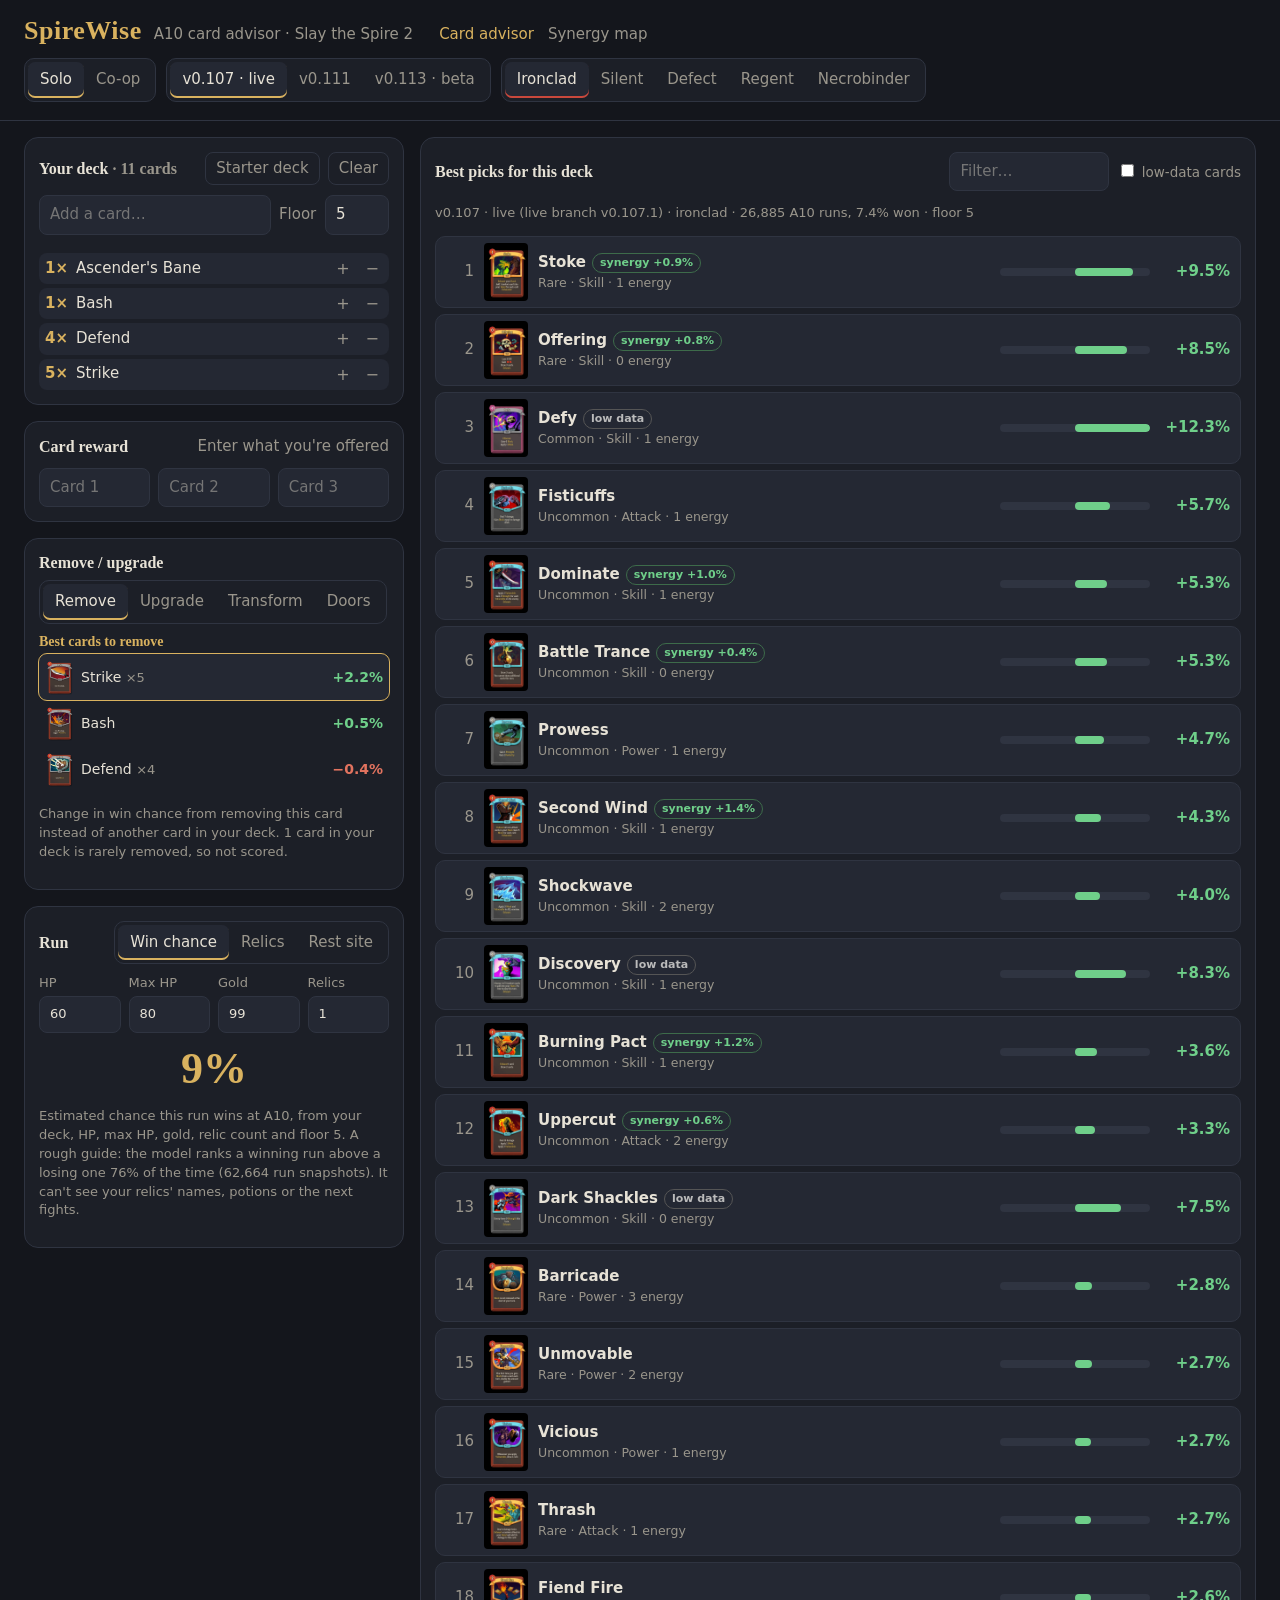
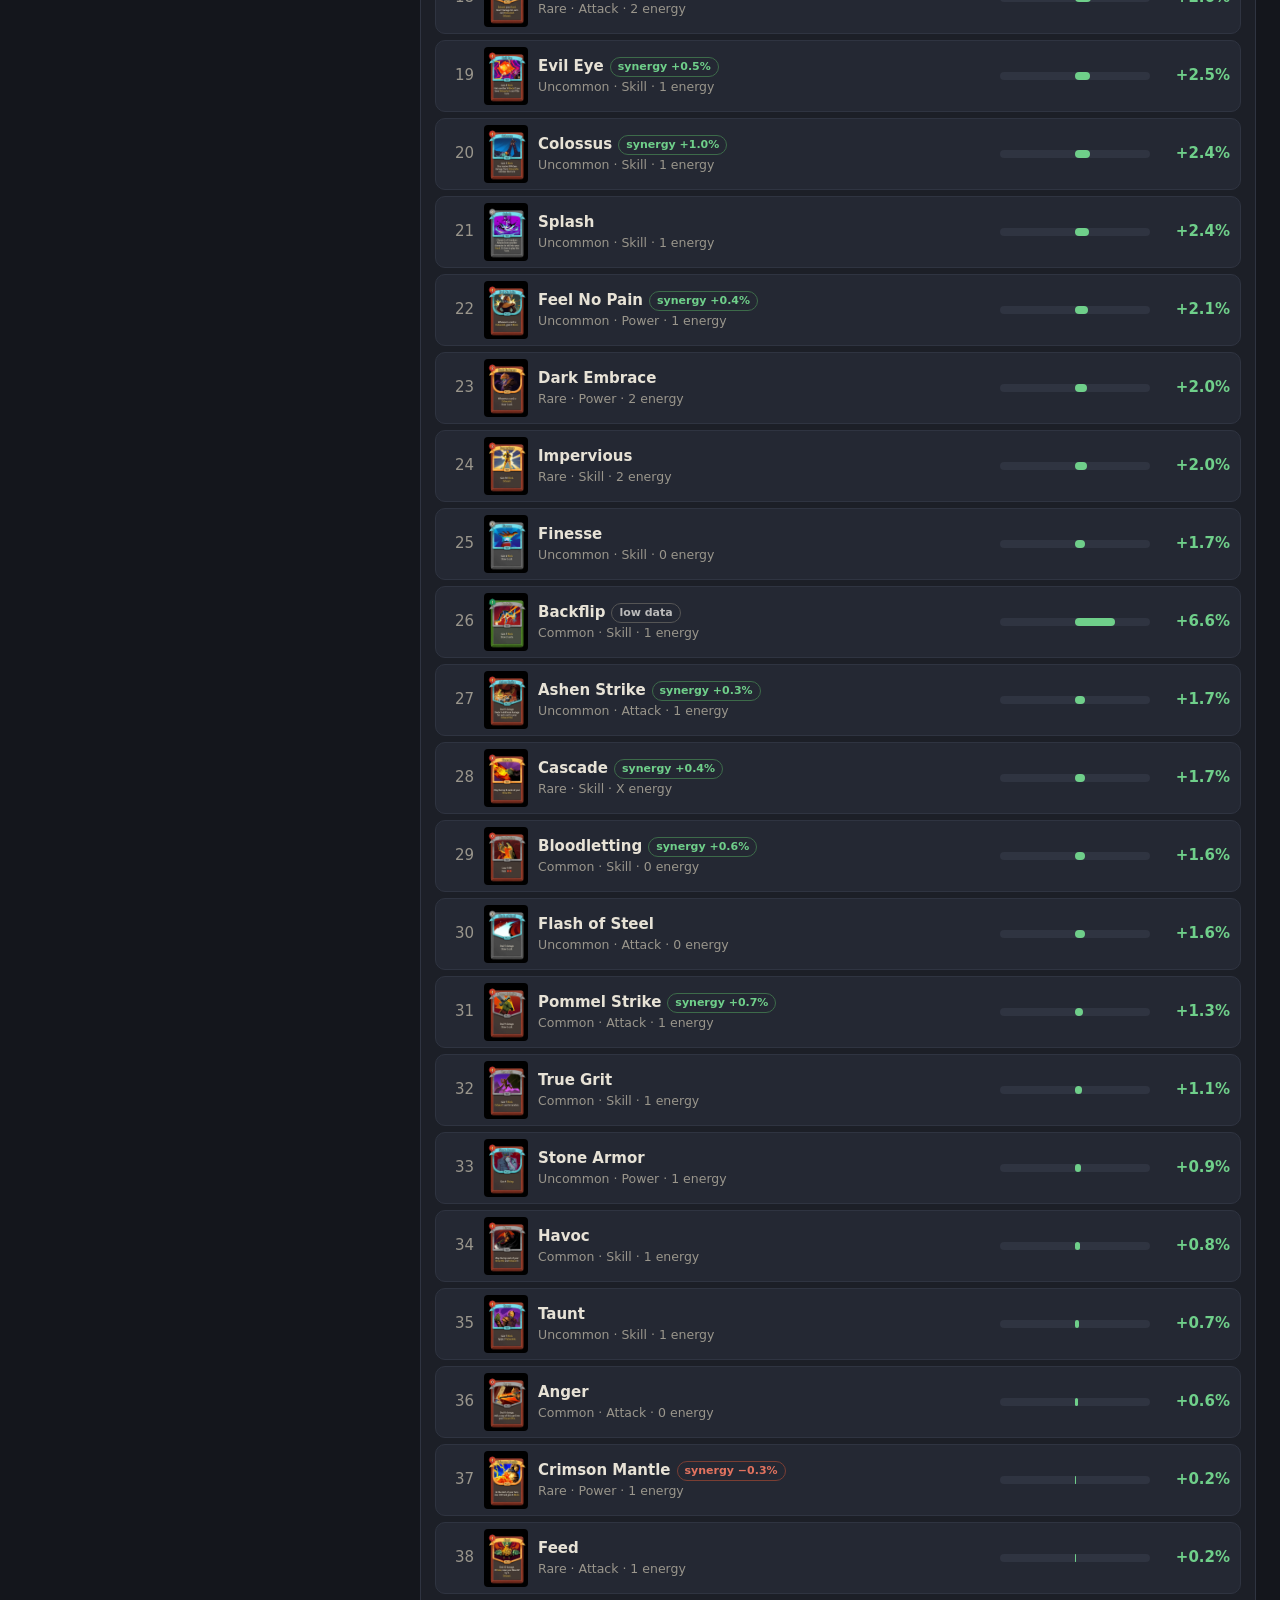
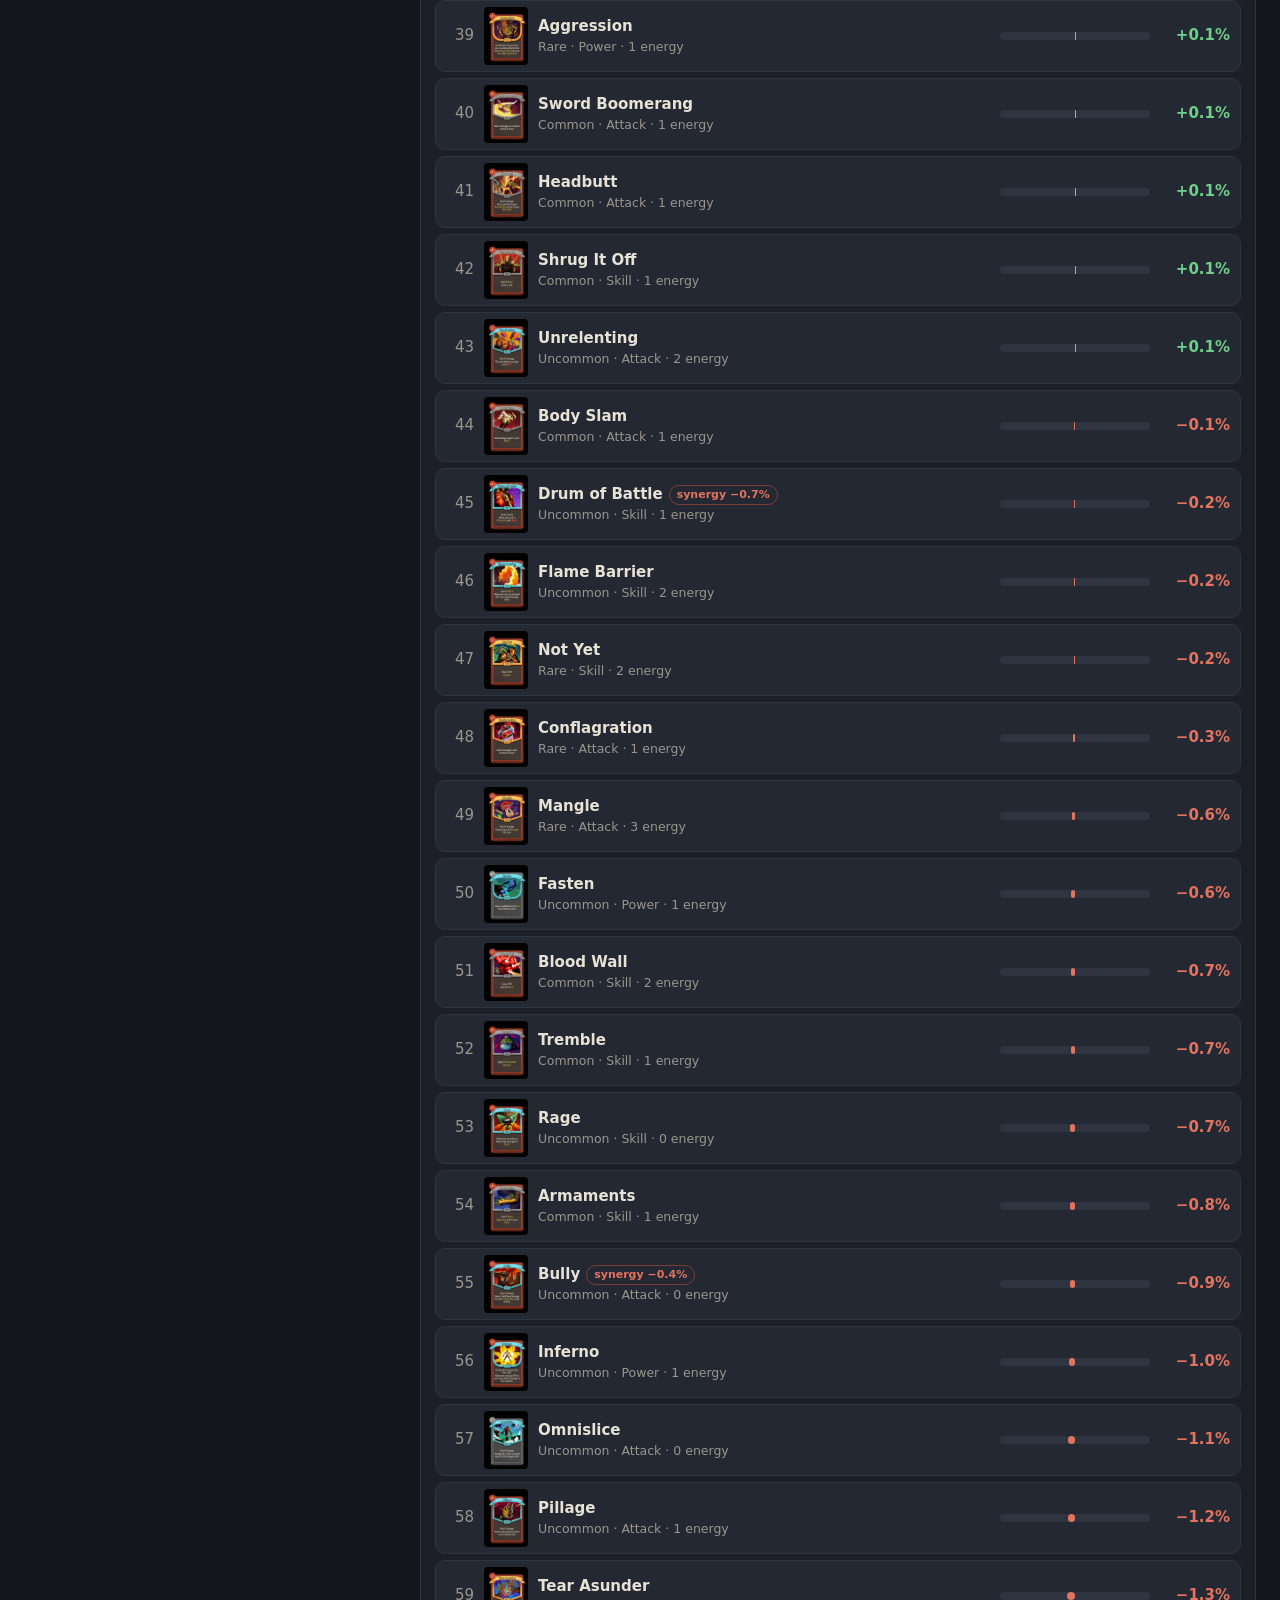
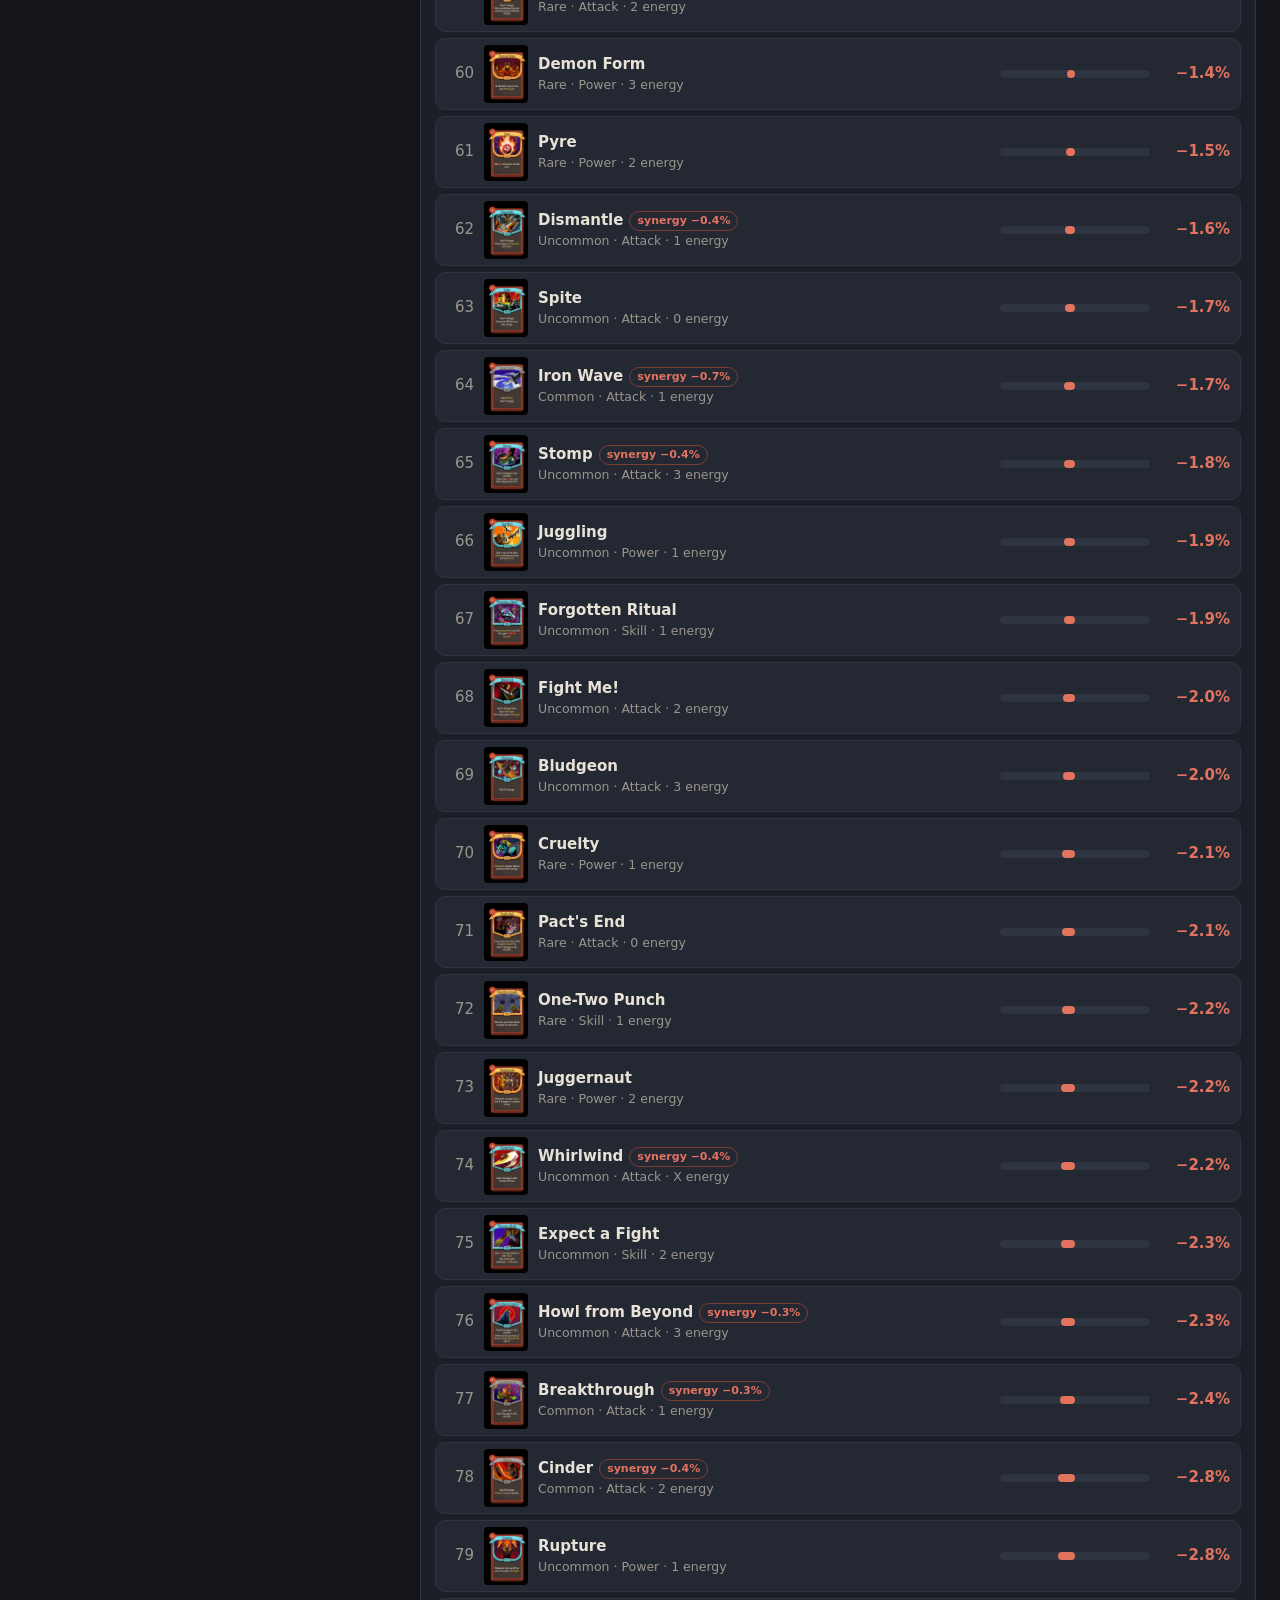
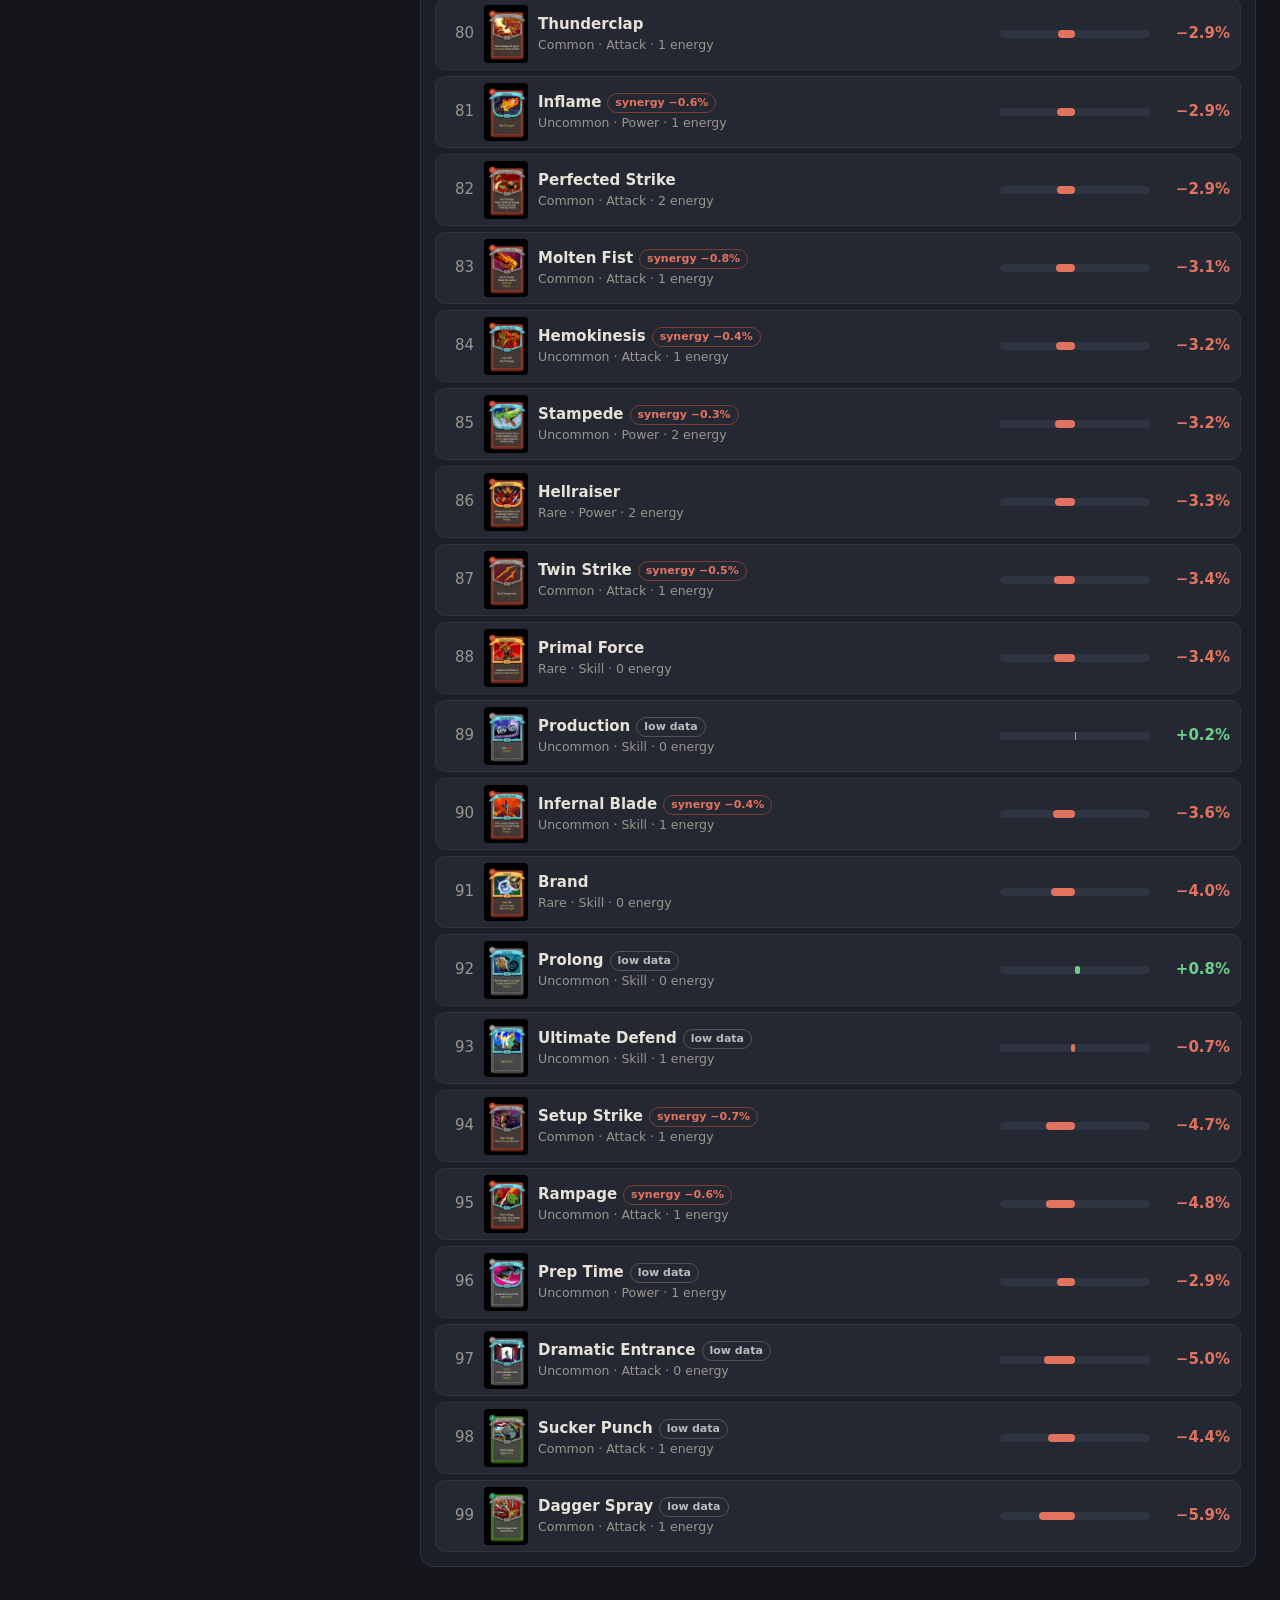
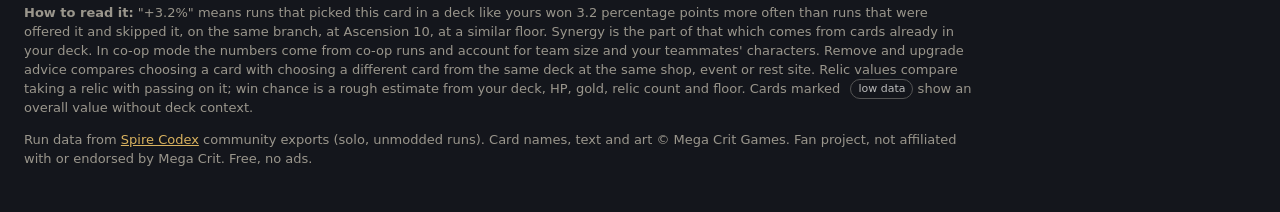
<file: index.html>
<!DOCTYPE html>
<html lang="en">
<head>
<meta charset="utf-8">
<meta name="viewport" content="width=device-width, initial-scale=1">
<title>SpireWise — A10 card advisor for Slay the Spire 2</title>
<meta name="description" content="Which card should you pick? Win-rate gain for every card, relic and choice given your current Slay the Spire 2 deck, from 100k+ Ascension 10 runs.">
<link rel="stylesheet" href="style.css">
</head>
<body>
<header>
  <div class="brand">
    <h1>SpireWise</h1>
    <span class="tag">A10 card advisor · Slay the Spire 2</span>
    <nav class="links"><a href="index.html" class="on">Card advisor</a><a href="graph.html">Synergy map</a></nav>
  </div>
  <div class="controls">
    <div class="seg" id="mode"></div>
    <div class="seg" id="branch"></div>
    <div class="seg" id="chars"></div>
  </div>
</header>

<main>
  <div class="left">
  <section class="panel deck">
    <div class="panel-head">
      <h2>Your deck <span id="deck-count" class="muted"></span></h2>
      <div class="row">
        <button id="starter" class="ghost">Starter deck</button>
        <button id="clear" class="ghost">Clear</button>
      </div>
    </div>
    <div class="row">
      <div class="search">
        <input id="deck-search" placeholder="Add a card…" autocomplete="off">
        <ul id="deck-suggest" class="suggest"></ul>
      </div>
      <label class="floor">Floor <input id="floor" type="number" min="1" max="60" value="5"></label>
    </div>
    <div id="mates" class="mates"></div>
    <ul id="deck-list" class="deck-list"></ul>
  </section>

  <section class="panel reward">
    <div class="panel-head">
      <h2>Card reward</h2>
      <span class="muted">Enter what you're offered</span>
    </div>
    <div class="slots" id="slots"></div>
    <div id="reward-result"></div>
  </section>

  <section class="panel fix">
    <div class="panel-head"><h2>Remove / upgrade</h2>
      <div class="seg" id="fix-tab"><button data-t="remove" class="on">Remove</button><button data-t="upgrade">Upgrade</button><button data-t="transform">Transform</button><button data-t="doors" title="Doors of Light and Dark event">Doors</button></div></div>
    <div id="fix"></div>
  </section>

  <section class="panel run">
    <div class="panel-head"><h2>Run</h2>
      <div class="seg" id="run-tab"><button data-t="win" class="on">Win chance</button><button data-t="relics">Relics</button><button data-t="rest">Rest site</button></div></div>
    <div class="run-stats" id="run-stats">
      <label>HP <input id="run-hp" type="number" min="0" max="999"></label>
      <label>Max HP <input id="run-mhp" type="number" min="1" max="999"></label>
      <label>Gold <input id="run-gold" type="number" min="0" max="9999"></label>
      <label>Relics <input id="run-relics" type="number" min="0" max="40"></label>
    </div>
    <div id="run"></div>
  </section>

  <section class="panel team" id="team-panel" hidden>
    <div class="panel-head"><h2>Your team</h2><span class="muted" id="team-n"></span></div>
    <div id="team"></div>
  </section>
  </div>

  <section class="panel ranking">
    <div class="panel-head">
      <h2>Best picks for this deck</h2>
      <div class="row">
        <input id="filter" placeholder="Filter…" autocomplete="off">
        <label class="chk"><input type="checkbox" id="show-low"> low-data cards</label>
      </div>
    </div>
    <p class="muted small" id="meta"></p>
    <ol id="rank" class="rank"></ol>
  </section>
</main>

<footer>
  <p><b>How to read it:</b> "+3.2%" means runs that picked this card in a deck like yours won 3.2 percentage points more often than runs that were offered it and skipped it, on the same branch, at Ascension 10, at a similar floor. Synergy is the part of that which comes from cards already in your deck. In co-op mode the numbers come from co-op runs and account for team size and your teammates' characters. Remove and upgrade advice compares choosing a card with choosing a different card from the same deck at the same shop, event or rest site. Relic values compare taking a relic with passing on it; win chance is a rough estimate from your deck, HP, gold, relic count and floor. Cards marked <span class="pill low">low data</span> show an overall value without deck context.</p>
  <p>Run data from <a href="https://spire-codex.com" target="_blank" rel="noopener">Spire Codex</a> community exports (solo, unmodded runs). Card names, text and art © Mega Crit Games. Fan project, not affiliated with or endorsed by Mega Crit. Free, no ads.</p>
</footer>
<script src="app.js"></script>
</body>
</html>
</file>
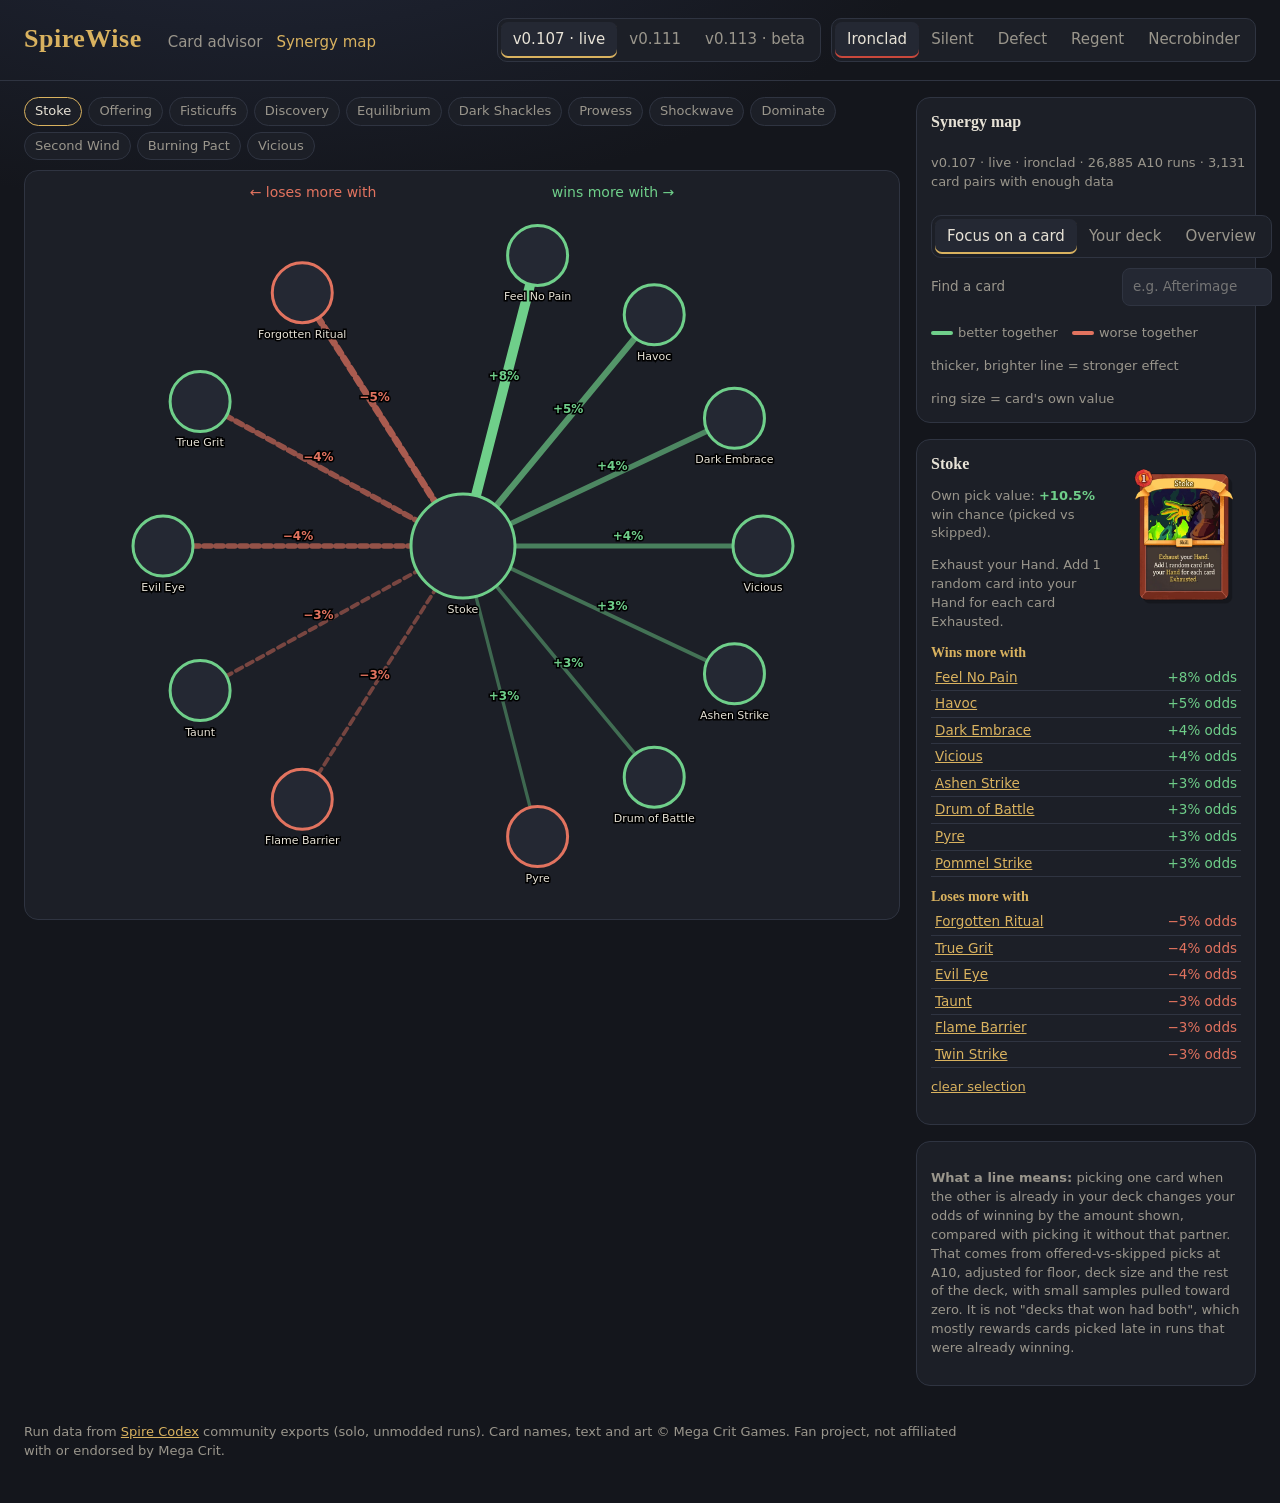
<file: graph.html>
<!DOCTYPE html>
<html lang="en">
<head>
<meta charset="utf-8">
<meta name="viewport" content="width=device-width, initial-scale=1">
<title>SpireWise — Synergy map</title>
<meta name="description" content="Which Slay the Spire 2 cards win more together, and which lose more together, from 100k+ Ascension 10 runs.">
<link rel="stylesheet" href="style.css">
<style>
  main.graph{display:grid;grid-template-columns:minmax(0,1fr) 340px;gap:16px;padding:16px 24px;align-items:start}
  #stage{position:relative;height:calc(100vh - 150px);min-height:520px;padding:0;overflow:hidden}
  #stage svg{width:100%;height:100%;display:block;cursor:grab}
  .edge{fill:none;stroke-linecap:round}
  .node circle.ring{fill:var(--panel2);stroke-width:3}
  .node text{fill:var(--text);font-size:11px;text-anchor:middle;pointer-events:none;paint-order:stroke;stroke:#000;stroke-width:3px}
  .node{cursor:pointer}
  .dim{opacity:.12}
  .picks{margin-bottom:10px;gap:6px}
  .picks button{background:var(--panel);border:1px solid var(--line);color:var(--muted);border-radius:999px;padding:4px 10px;cursor:pointer;font-size:13px}
  .picks button.on,.picks button:hover{color:var(--text);border-color:var(--gold)}
  .node.hidelabel text{opacity:0}.node.hidelabel:hover text{opacity:1}
  .elabel{font-size:12px;font-weight:700;paint-order:stroke;stroke:#000;stroke-width:3px}
  .ctl .seg{width:max-content}
  body.focus .ov{display:none}
  .legend{display:flex;gap:14px;flex-wrap:wrap;font-size:13px;color:var(--muted);margin-top:8px}
  .sw{display:inline-block;width:22px;height:4px;border-radius:2px;vertical-align:middle;margin-right:5px}
  .side h3{font:600 14px Georgia,serif;margin:12px 0 4px;color:var(--gold)}
  .side table{border-collapse:collapse;width:100%;font-size:13.5px}
  .side td{padding:3px 4px;border-bottom:1px solid var(--line)}
  .side td.num{text-align:right;font-variant-numeric:tabular-nums}
  .side img{width:120px;border-radius:6px;float:right;margin-left:10px}
  .ctl{display:grid;gap:10px}
  .ctl label{display:flex;justify-content:space-between;gap:8px;align-items:center;color:var(--muted);font-size:13.5px}
  .ctl input[type=range]{width:150px}
  nav.links a{color:var(--muted);text-decoration:none;margin-left:14px}
  nav.links a.on,nav.links a:hover{color:var(--gold)}
  @media (max-width:900px){main.graph{grid-template-columns:minmax(0,1fr);padding:12px}#stage{height:70vh}}
</style>
</head>
<body class="focus">
<header>
  <div class="brand">
    <h1>SpireWise</h1>
    <nav class="links"><a href="index.html">Card advisor</a><a href="graph.html" class="on">Synergy map</a></nav>
  </div>
  <div class="controls">
    <div class="seg" id="branch"></div>
    <div class="seg" id="chars"></div>
  </div>
</header>
<main class="graph">
  <div>
    <div class="row picks" id="picks"></div>
    <section class="panel" id="stage"><svg id="svg"></svg></section>
  </div>
  <aside class="side">
    <section class="panel ctl">
      <h2>Synergy map</h2>
      <p class="muted small" id="meta"></p>
      <div class="seg" id="view"><button data-v="focus" class="on">Focus on a card</button><button data-v="deck">Your deck</button><button data-v="overview">Overview</button></div>
      <label class="ov">Connections shown <input type="range" id="nedges" min="10" max="150" value="35"><span id="nedges-v"></span></label>
      <label class="ov">Wins together <input type="checkbox" id="show-pos" checked></label>
      <label class="ov">Loses together <input type="checkbox" id="show-neg"></label>
      <label>Find a card <input id="find" placeholder="e.g. Afterimage" autocomplete="off" style="width:150px"></label>
      <div class="legend"><span><span class="sw" style="background:var(--good)"></span>better together</span><span><span class="sw" style="background:var(--bad)"></span>worse together</span><span>thicker, brighter line = stronger effect</span><span>ring size = card's own value</span></div>
    </section>
    <section class="panel side" id="detail" style="margin-top:16px"><p class="muted small">Pick a card above or search for one. Click any partner to move it to the centre.</p></section>
    <section class="panel" style="margin-top:16px">
      <p class="muted small"><b>What a line means:</b> picking one card when the other is already in your deck changes your odds of winning by the amount shown, compared with picking it without that partner. That comes from offered-vs-skipped picks at A10, adjusted for floor, deck size and the rest of the deck, with small samples pulled toward zero. It is not "decks that won had both", which mostly rewards cards picked late in runs that were already winning.</p>
    </section>
  </aside>
</main>
<footer><p>Run data from <a href="https://spire-codex.com" target="_blank" rel="noopener">Spire Codex</a> community exports (solo, unmodded runs). Card names, text and art © Mega Crit Games. Fan project, not affiliated with or endorsed by Mega Crit.</p></footer>
<script src="d3.min.js"></script>
<script src="graph.js"></script>
</body>
</html>
</file>
<file: style.css>
:root{
  --bg:#14161c; --panel:#1c1f27; --panel2:#242833; --line:#2f3441; --text:#e7e2d6; --muted:#9a968c;
  --gold:#d9b25f; --good:#6fcf8a; --bad:#e2735f; --accent:#7aa7e0;
  --ironclad:#c9483c; --silent:#4f9a5a; --defect:#4c8ec9; --regent:#d08a2e; --necrobinder:#9a6ad1;
}
*{box-sizing:border-box}
body{margin:0;background:radial-gradient(1200px 600px at 20% -10%,#22283a 0,var(--bg) 60%);color:var(--text);
  font:15px/1.45 system-ui,-apple-system,"Segoe UI",Roboto,sans-serif;min-height:100vh}
a{color:var(--gold)}
header{display:flex;flex-wrap:wrap;gap:12px 24px;align-items:center;justify-content:space-between;padding:18px 24px;border-bottom:1px solid var(--line)}
h1{font:700 26px/1 Georgia,"Times New Roman",serif;margin:0;color:var(--gold);letter-spacing:.5px}
h2{font:600 16px/1.2 Georgia,serif;margin:0;color:var(--text)}
.brand{display:flex;align-items:baseline;gap:12px;flex-wrap:wrap}
.tag,.muted{color:var(--muted)} .small{font-size:13px}
.controls{display:flex;gap:10px;flex-wrap:wrap}
.seg{display:flex;max-width:100%;overflow-x:auto;background:var(--panel);border:1px solid var(--line);border-radius:10px;padding:3px}
.seg button{background:none;border:0;color:var(--muted);padding:7px 12px;border-radius:7px;cursor:pointer;font:inherit}
.seg button.on{background:var(--panel2);color:var(--text);box-shadow:inset 0 -2px 0 var(--c,var(--gold))}
.seg button:hover{color:var(--text)}
main{display:grid;grid-template-columns:minmax(0,380px) minmax(0,1fr);gap:16px;padding:16px 24px;align-items:start}
.left{display:flex;flex-direction:column;gap:16px;min-width:0;position:sticky;top:12px}
.panel{min-width:0}
body{overflow-x:hidden}
.panel{background:var(--panel);border:1px solid var(--line);border-radius:14px;padding:14px}
.panel-head{display:flex;justify-content:space-between;align-items:center;gap:8px;margin-bottom:10px;flex-wrap:wrap}
.row{display:flex;gap:8px;align-items:center;flex-wrap:wrap}
input{background:var(--panel2);border:1px solid var(--line);color:var(--text);border-radius:8px;padding:8px 10px;font:inherit}
input:focus{outline:2px solid var(--gold);outline-offset:-1px}
button{font:inherit}
.ghost{background:none;border:1px solid var(--line);color:var(--muted);border-radius:8px;padding:5px 10px;cursor:pointer}
.ghost:hover{color:var(--text);border-color:var(--muted)}
.search{position:relative;flex:1;min-width:160px}.search input{width:100%}
.floor{color:var(--muted)}.floor input{width:64px;margin-left:4px}
.suggest{position:absolute;z-index:5;left:0;right:0;top:100%;margin:4px 0 0;padding:4px;list-style:none;background:var(--panel2);border:1px solid var(--line);border-radius:10px;max-height:320px;overflow:auto;display:none}
.suggest.open{display:block}
.suggest li{display:flex;gap:8px;align-items:center;padding:5px 6px;border-radius:6px;cursor:pointer}
.suggest li.hl,.suggest li:hover{background:var(--line)}
.suggest img{width:28px;height:38px;object-fit:cover;border-radius:3px}
.deck-list{list-style:none;margin:10px 0 0;padding:0;display:grid;gap:4px;max-height:420px;overflow:auto}
.deck-list li{display:flex;align-items:center;gap:8px;padding:4px 6px;border-radius:8px;background:var(--panel2)}
.deck-list .n{color:var(--gold);font-weight:600;min-width:22px}
.deck-list .name{flex:1}
.deck-list button{background:none;border:0;color:var(--muted);cursor:pointer;font-size:16px;padding:0 4px}
.deck-list button:hover{color:var(--text)}
.slots{display:grid;grid-template-columns:repeat(3,minmax(0,1fr));gap:8px}
.slot{position:relative}.slot.search{min-width:0}
.slot input{width:100%}
.reward-cards{display:grid;grid-template-columns:repeat(3,1fr);gap:8px;margin-top:10px}
.rc{background:var(--panel2);border:1px solid var(--line);border-radius:10px;padding:6px;text-align:center}
.rc.best{border-color:var(--gold);box-shadow:0 0 0 1px var(--gold)}
.rc img{width:100%;border-radius:6px;display:block}
.rc .g{font-weight:700;font-size:18px;margin-top:4px}
.rc .skip{color:var(--muted);font-size:13px}
.rank{list-style:none;margin:0;padding:0;display:grid;gap:6px}
.rank li{background:var(--panel2);border:1px solid var(--line);border-radius:10px}
.rank .top{display:grid;grid-template-columns:28px 44px 1fr 150px 70px;gap:10px;align-items:center;padding:6px 10px;cursor:pointer}
.rank .i{color:var(--muted);text-align:right}
.rank img.th{width:44px;height:58px;object-fit:cover;border-radius:4px;background:#000}
.rank .nm{font-weight:600}.rank .sub{color:var(--muted);font-size:12.5px}
.bar{height:8px;background:var(--line);border-radius:4px;position:relative;overflow:hidden}
.bar span{position:absolute;top:0;bottom:0;border-radius:4px}
.g{font-variant-numeric:tabular-nums;text-align:right;font-weight:700}
.pos{color:var(--good)}.neg{color:var(--bad)}
.pill{display:inline-block;font-size:11px;padding:1px 7px;border-radius:999px;border:1px solid var(--line);color:var(--muted);margin-left:6px;vertical-align:1px}
.pill.syn-pos{border-color:#3d6b4a;color:var(--good)}.pill.syn-neg{border-color:#7a3e33;color:var(--bad)}
.pill.low{border-color:#555;color:#bbb}
.detail{display:none;padding:4px 12px 12px 82px;gap:16px;grid-template-columns:200px 1fr}
li.open .detail{display:grid}
.detail img{width:200px;border-radius:8px}
.detail table{border-collapse:collapse;font-size:13.5px;width:100%}
.detail td{padding:3px 6px;border-bottom:1px solid var(--line)}
.detail td.num{text-align:right;font-variant-numeric:tabular-nums}
.detail h3{font:600 14px Georgia,serif;margin:10px 0 4px;color:var(--gold)}
.ctext{color:var(--muted);font-size:13.5px;white-space:pre-line}
#filter{width:160px}.chk{color:var(--muted);font-size:13.5px}
footer{padding:8px 24px 30px;color:var(--muted);font-size:13px;max-width:1000px}
@media (max-width:900px){
  main{grid-template-columns:minmax(0,1fr);padding:12px}
  .left{position:static}
  .controls{width:100%}
  .deck-list{max-height:260px}
  .rank .top{grid-template-columns:22px 40px 1fr 60px}
  .rank .top .bar{display:none}
  .detail{grid-template-columns:1fr;padding:4px 10px 12px}
  .detail img{width:160px}
  header{padding:14px 12px}
}

.mates{display:flex;gap:6px;flex-wrap:wrap;margin-top:8px;align-items:center}
.mates select{background:var(--panel2);border:1px solid var(--line);color:var(--text);border-radius:8px;padding:6px 8px;font:inherit}
.team-row{display:grid;grid-template-columns:1fr 70px 110px;gap:8px;align-items:center;padding:5px 6px;border-radius:8px;font-size:14px}
.team-row.me{background:var(--panel2);outline:1px solid var(--gold)}
.team-row .lu{display:flex;gap:4px;flex-wrap:wrap}
.chip{font-size:12px;padding:1px 7px;border-radius:999px;border:1px solid var(--line)}
.team h3{font:600 14px Georgia,serif;margin:10px 0 4px;color:var(--gold)}

nav.links a{color:var(--muted);text-decoration:none;margin-left:14px}
nav.links a.on,nav.links a:hover{color:var(--gold)}

.fix-row{display:grid;grid-template-columns:28px 1fr 64px;gap:8px;align-items:center;padding:4px 6px;border-radius:8px;font-size:14px}
.fix-row img{width:28px;height:38px;object-fit:cover;border-radius:3px}
.fix-row.top{background:var(--panel2);outline:1px solid var(--gold)}
.fix h3{font:600 14px Georgia,serif;margin:10px 0 4px;color:var(--gold)}
.verdict{font-size:18px;font-weight:700;margin:6px 0}

.run-stats{display:grid;grid-template-columns:repeat(4,minmax(0,1fr));gap:8px;margin-bottom:10px}
.run-stats label{color:var(--muted);font-size:13px;display:flex;flex-direction:column;gap:3px}.run-stats input{width:100%}
.win-big{font:700 44px Georgia,serif;color:var(--gold);text-align:center;margin:6px 0}
.small-seg{margin-bottom:8px;width:max-content}.small-seg button{padding:5px 10px;font-size:13px}
.rel-slots{margin-bottom:6px}
.fix-row.rel{grid-template-columns:0 1fr 64px}
.rest-chart{display:grid;grid-template-columns:repeat(10,1fr);gap:4px;height:90px;align-items:end;margin:10px 0 24px}
.rest-cell{position:relative;height:100%;display:flex;flex-direction:column;justify-content:flex-end;background:var(--panel2);border-radius:4px}
.rest-cell span{display:block;background:var(--good);opacity:.55;border-radius:4px 4px 0 0}
.rest-cell.on span{opacity:1}.rest-cell.on{outline:1px solid var(--gold)}
.rest-cell em{position:absolute;bottom:-17px;left:0;right:0;text-align:center;font:normal 11px system-ui;color:var(--muted)}
@media (max-width:600px){.run-stats{grid-template-columns:repeat(2,minmax(0,1fr))}}
</file>
